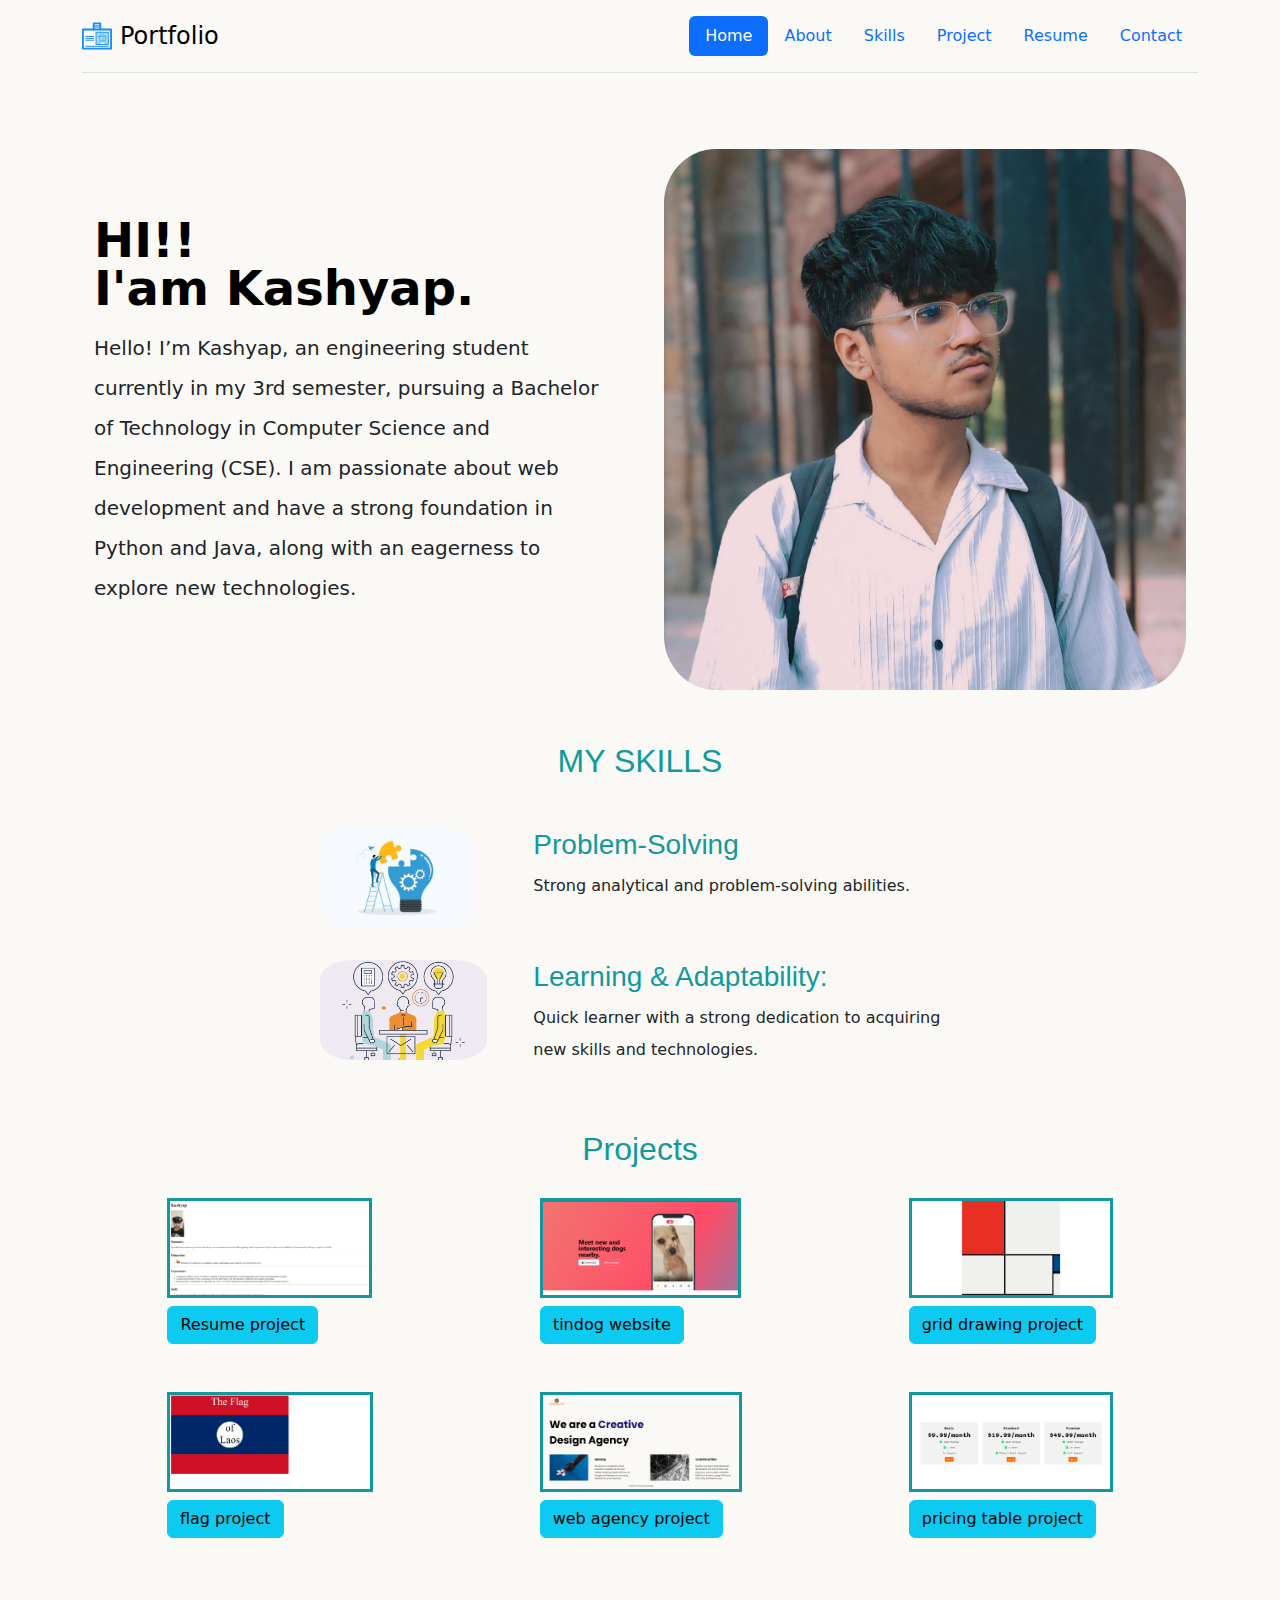
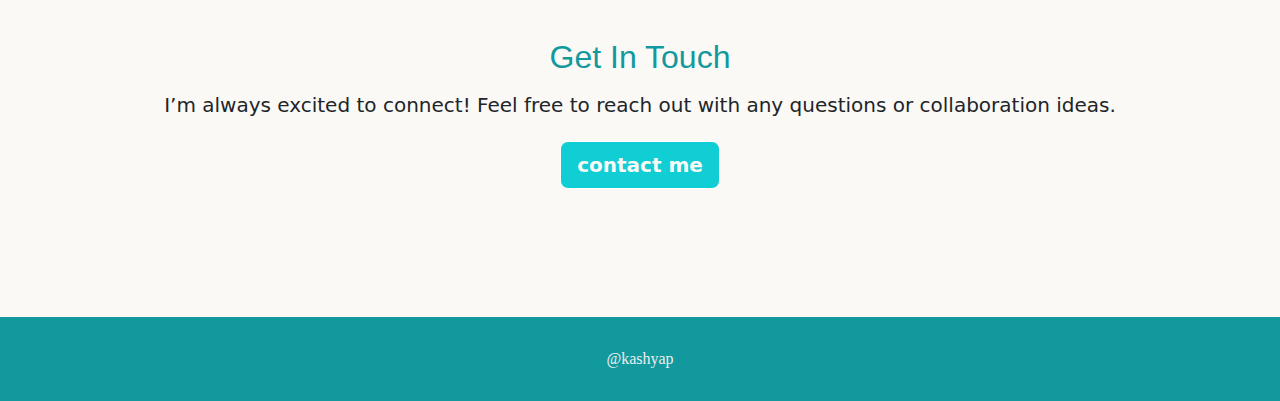
<file: index.html>
<!DOCTYPE html>
<html lang="en">
<head>
    <meta charset="UTF-8">
    <title>Portfolio</title>
    <link href="https://cdn.jsdelivr.net/npm/bootstrap@5.3.3/dist/css/bootstrap.min.css" rel="stylesheet" integrity="sha384-QWTKZyjpPEjISv5WaRU9OFeRpok6YctnYmDr5pNlyT2bRjXh0JMhjY6hW+ALEwIH" crossorigin="anonymous">
    <link rel="stylesheet" href="./style.css">
</head>
<body>
    <section id="nav">
        <div class="container background">
            <header class="d-flex flex-wrap justify-content-center py-3 mb-4 border-bottom">
              <a href="#" class="d-flex align-items-center mb-3 mb-md-0 me-md-auto link-body-emphasis text-decoration-none">
                <img class="me-2" src="./images/personal-badge-svgrepo-com.svg"  height="30" alt="Portfolio">
                <span class="fs-4 ">Portfolio</span>
              </a>
        
              <ul class="nav nav-pills">
                <li class="nav-item"><a href="#" class="nav-link active" aria-current="page">Home</a></li>
                <li class="nav-item"><a href="#About" class="nav-link">About</a></li>
                <li class="nav-item"><a href="#skills" class="nav-link ">Skills</a></li>
                <li class="nav-item"><a href="#project" class="nav-link ">Project</a></li>
                <li class="nav-item"><a href="https://kashyap-chadha.github.io/html-resume/" class="nav-link">Resume</a></li>
                <li class="nav-item"><a href="#contact" class="nav-link">Contact</a></li>
              </ul>
            </header>
          </div>
    </section>
    <section id="About">
        <div class="container col-xxl-8 px-4 py-1">
            <div class="row flex-lg-row-reverse align-items-center g-5 py-5">
              <div class="col-10 col-sm-8 col-lg-6 box">
                <img src="./images/WhatsApp Image 2024-09-06 at 00.46.27_67928db5.jpg" width="500" class="d-block mx-lg-auto img-fluid" alt="Bootstrap Themes" width="700" height="500" loading="lazy">
              </div>
              <div class="col-lg-6">
                <h1 class="display-5 fw-bold text-body-emphasis lh-1 mb-3">HI!!<br>I'am Kashyap.</h1>
                <p class="lead">Hello! I’m Kashyap, an engineering student currently in my 3rd semester, pursuing a Bachelor of Technology in Computer Science and Engineering (CSE). I am passionate about web development and have a strong foundation in Python and Java, along with an eagerness to explore new technologies.</p>
              </div>
            </div>
          </div>
    </section>
    <section id="skills">
        <h2 id="myskill">MY SKILLS</h2>
        <div class="skill mt-5">
            <div >
                <img class="skiimg" src="./images/What-are-Problem-Solving-Skills.jpg.webp" height="100" alt="problem Solving Skills image">
            </div>
            <div id="problemskill">
                <h3 id="skillist-problem">Problem-Solving</h3>
                <p>Strong analytical and problem-solving abilities.</p>
            </div>
            <div >
                <img class="skiimg-learning" src="./images/202102_Hess_Podcast@4x.png" height="100" alt="learning and adaptibilty skill image">
            </div>
            <div id="learningskill">
                <h3 id="skillist-learning">Learning & Adaptability:</h3>
                <p>Quick learner with a strong dedication to acquiring new skills and technologies.</p>
            </div>
        </div>
    </section>
    <section id="project">

    </section>
    <section id="project" class="mt-5">
      <div id="project-heading"><h2>Projects</h2></div>
          <div class="projects">
            <div class="flex-1">
              <div id="project1">
                <a href="https://kashyap-chadha.github.io/html-resume/">
                  <img class="mb-2" style="border: solid  #11999e;" src="./images/resume.png" height="100" alt=""><br>
                  <button type="button" class="btn btn-info">Resume project</button>
                </a>
              </div>
              <div id="project2">
                <a href="./11.3 TinDog Project/tindog.html">
                  <img class="mb-2" style="border: solid  #11999e;" src="./images/tindog.png" height="100" alt=""><br>
                  <button type="button" class="btn btn-info">tindog website</button>
                </a>
              </div>
              <div id="project3">
                <a href="./10.3 Mondrian Project/gridproject.html">
                  <img class="mb-2" style="border: solid  #11999e;" src="./images/grid-drawing.png" height="100" alt=""><br>
                  <button type="button" class="btn btn-info">grid drawing project</button>
                </a>
              </div>
            </div>
  
            <div class="flex-2 flex mt-5">
              <div id="project4">
                <a href="./7.3 CSS Flag Project/flagproject.html">
                  <img class="mb-2" style="border: solid  #11999e;" src="./images/flag.png" height="100" alt=""><br>
                  <button type="button" class="btn btn-info">flag project</button>
                </a>
              </div>
              <div id="project5">
                <a href="./8.4 Web Design Agency Project/webagency.html">
                  <img class="mb-2" style="border: solid  #11999e;" src="./images/web-agency.png" height="100" alt=""><br>
                  <button type="button" class="btn btn-info">web agency project</button>
                </a>
              </div>
              <div id="project6">
                <a href="./9.4+Flexbox+Pricing+Table+Project (1)/pricingtable.html">
                  <img class="mb-2" style="border: solid  #11999e;" src="./images/pricing-table.png" height="100" alt=""><br>
                  <button type="button" class="btn btn-info">pricing table project</button>
                </a>
              </div>
            </div>
          </div>
   
    </section>

    <section id="contact">
      <div class="px-3 contact">
        <h2 class="contactheading" style="color: #11999e;">Get In Touch</h2>
        <p class="lead">I’m always excited to connect! Feel free to reach out with any questions or collaboration ideas.</p>
        <p class="lead">
          <a href="./contact.html" class="btn btn-lg  fw-bold border-white bg-blue" style="color: #FAF9F6; background-color: #11cdd4;">contact me</a>
        </p>
      </div>

    </section>
    


    <script src="https://cdn.jsdelivr.net/npm/bootstrap@5.3.3/dist/js/bootstrap.bundle.min.js" integrity="sha384-YvpcrYf0tY3lHB60NNkmXc5s9fDVZLESaAA55NDzOxhy9GkcIdslK1eN7N6jIeHz" crossorigin="anonymous"></script>
</body>
<footer>
  <a id="footerr" href="https://kashyap-chadha.github.io/html-resume/">@kashyap</a>
</footer>
</html>
</file>
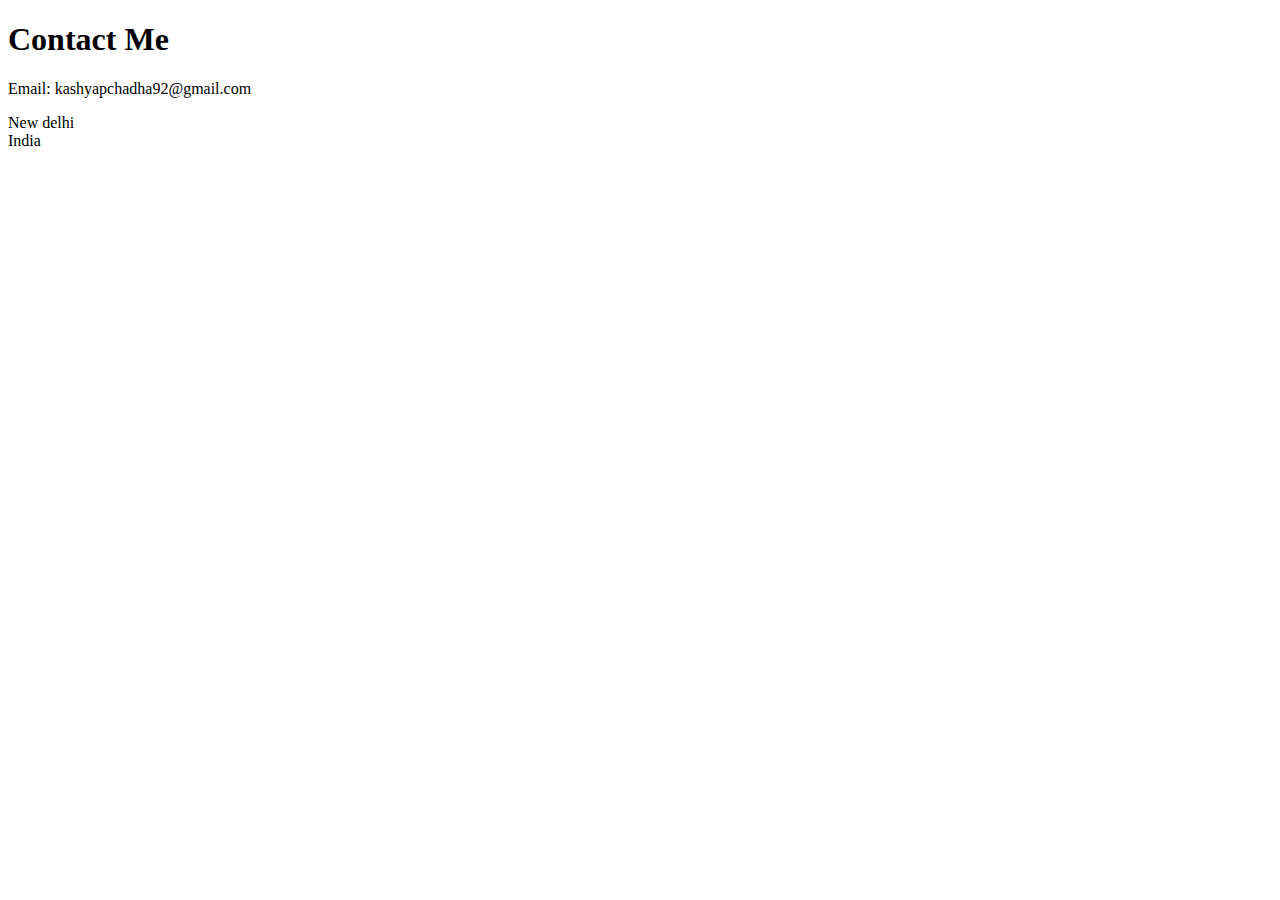
<file: contact.html>
<!DOCTYPE html>
<html lang="en">
<head>
    <meta charset="UTF-8">
    <title>Contact</title>
</head>
<body>
    <h1>Contact Me</h1>
    <p>Email: kashyapchadha92@gmail.com</p>
    <p>
    New delhi<br />
    India<br />
    </p>
</body>
</html>
</file>
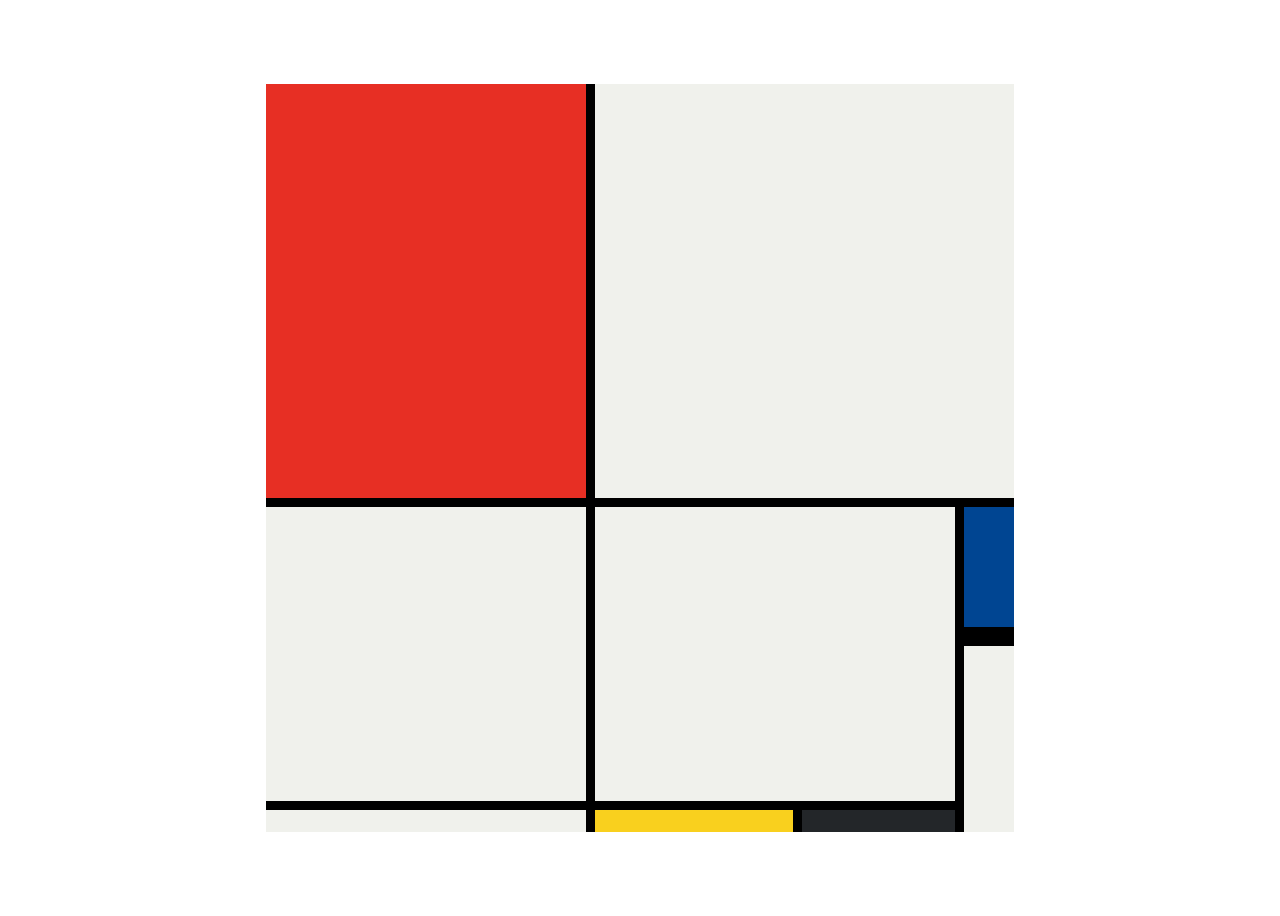
<file: 10.3 Mondrian Project/gridproject.html>
<!DOCTYPE html>
<html lang="en">

<head>
  <meta charset="UTF-8">
  <meta name="viewport" content="width=device-width, initial-scale=1.0">
  <title>Mondrian Project</title>
  <style>
    /* 
    Write your CSS here 
    Gap Colour: #000
    White: #F0F1EC
    Red: #E72F24
    Black: #232629
    Blue: #004592
    Yellow: #F9D01E

    For dimensions, see dimensions.png image.
    HINT: Remember you can't change the properties of grid lines.
    But grid lines are transparent!
    */
    .container{
      display: flex;
      justify-content: center;
      align-items: center;
      margin: 0;
      padding: 0;
      height: 100vh;
    }
    .gridss{
      height: 748px;
      width: 748px;
      display: grid;
      grid-template-columns: 320px 198px 153px 50px;
      grid-template-rows: 414px 130px 155px 22px;
      gap: 9px;
      background-color: #000;
    }
    .red{
      background-color: #E72F24;
    }
    .white1{
      grid-column: span 3;
    }
    .white2{
      grid-row: span 2;
    }
    .white3{
      grid-row: span 2;
      grid-column: span 2;
    }
    .white{
      background-color: #F0F1EC;
    }
    .blue{
      background-color: #004592;
      border-bottom: black solid 10px;
    }
    .white4{
      grid-row: span 2;
    }
    .yellow{
      background-color: #F9D01E;
    }
    .Black{
      background-color: #232629;
    }

  </style>
</head>

<body>
  <!-- Write your HTML here -->
   <div class="container">
      <div class="gridss">
        <div class="red"></div>
        <div class="white white1"></div>
        <div class="white white2"></div>
        <div class="white white3"></div>
        <div class="blue"></div>
        <div class="white white4"></div>
        <div class="white white5"></div>
        <div class="yellow"></div>
        <div class="Black"></div>
      </div>
   </div>
</body>

</html>
</file>
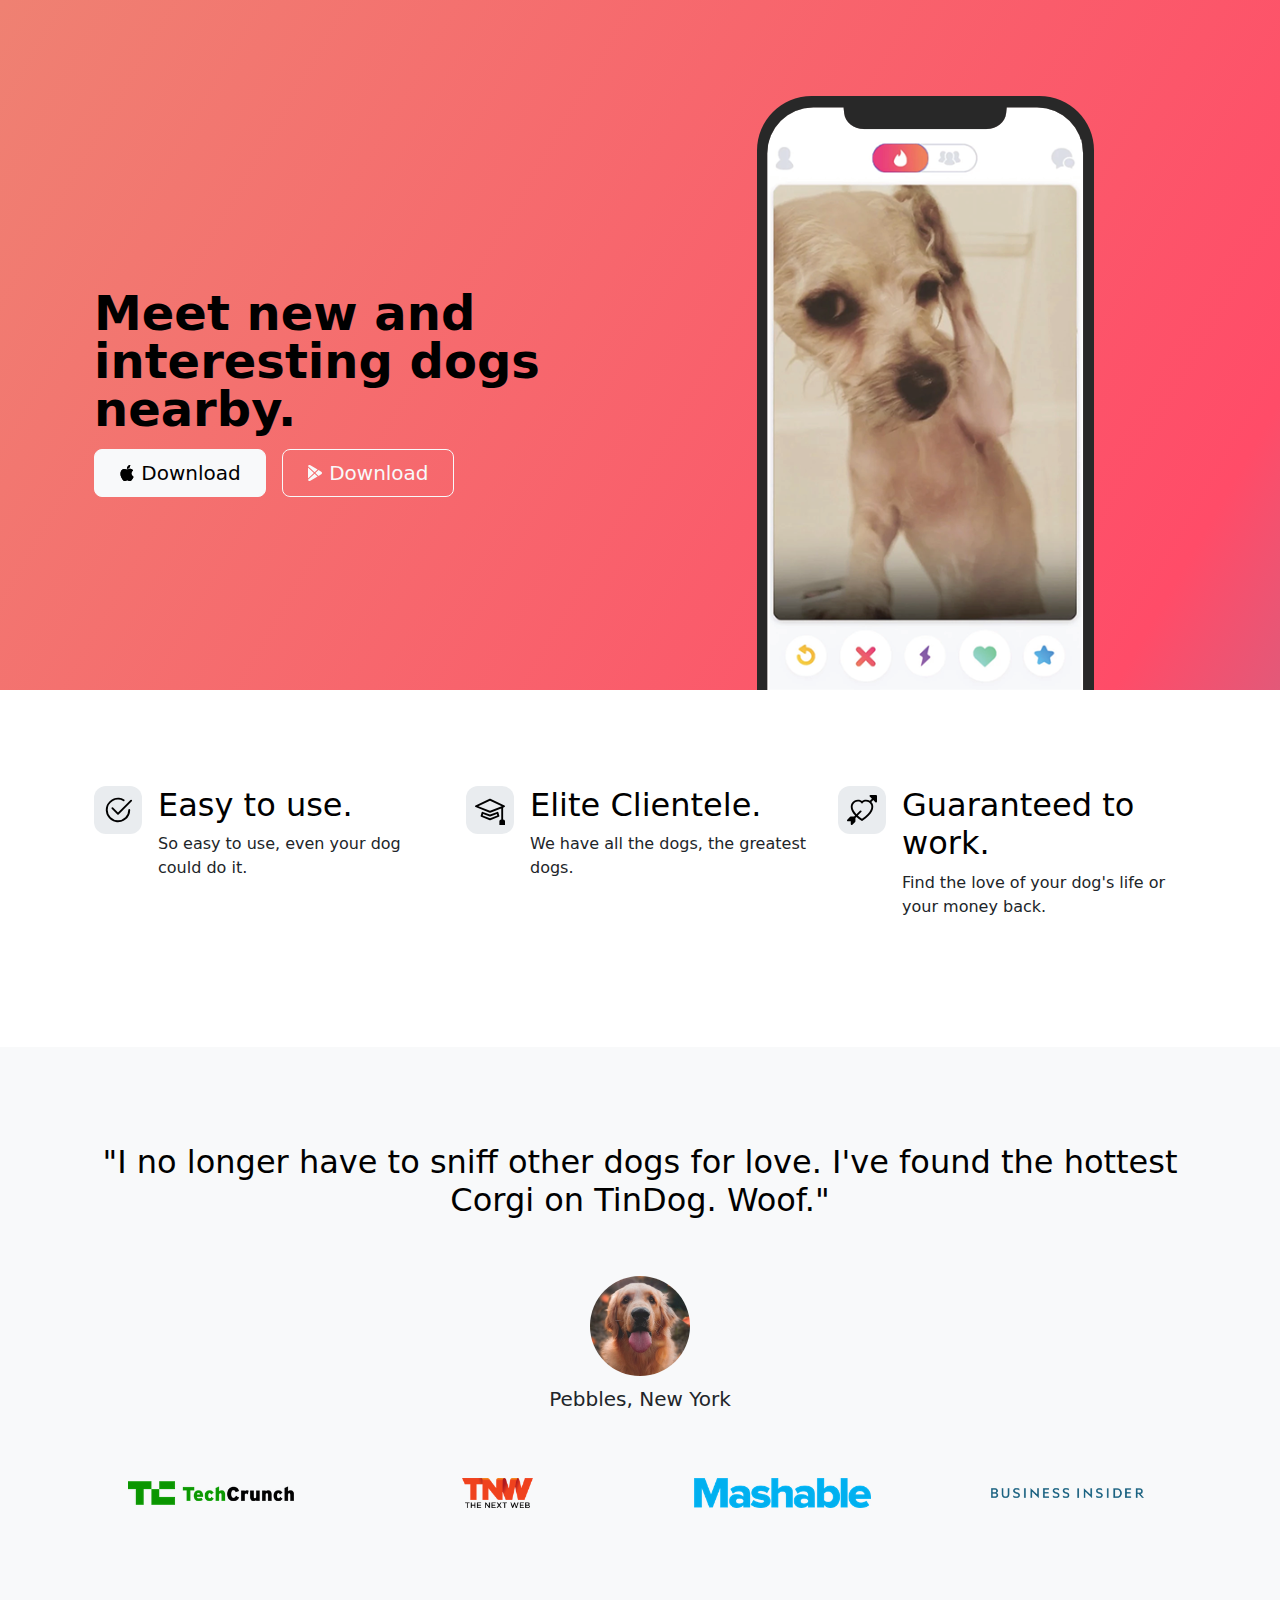
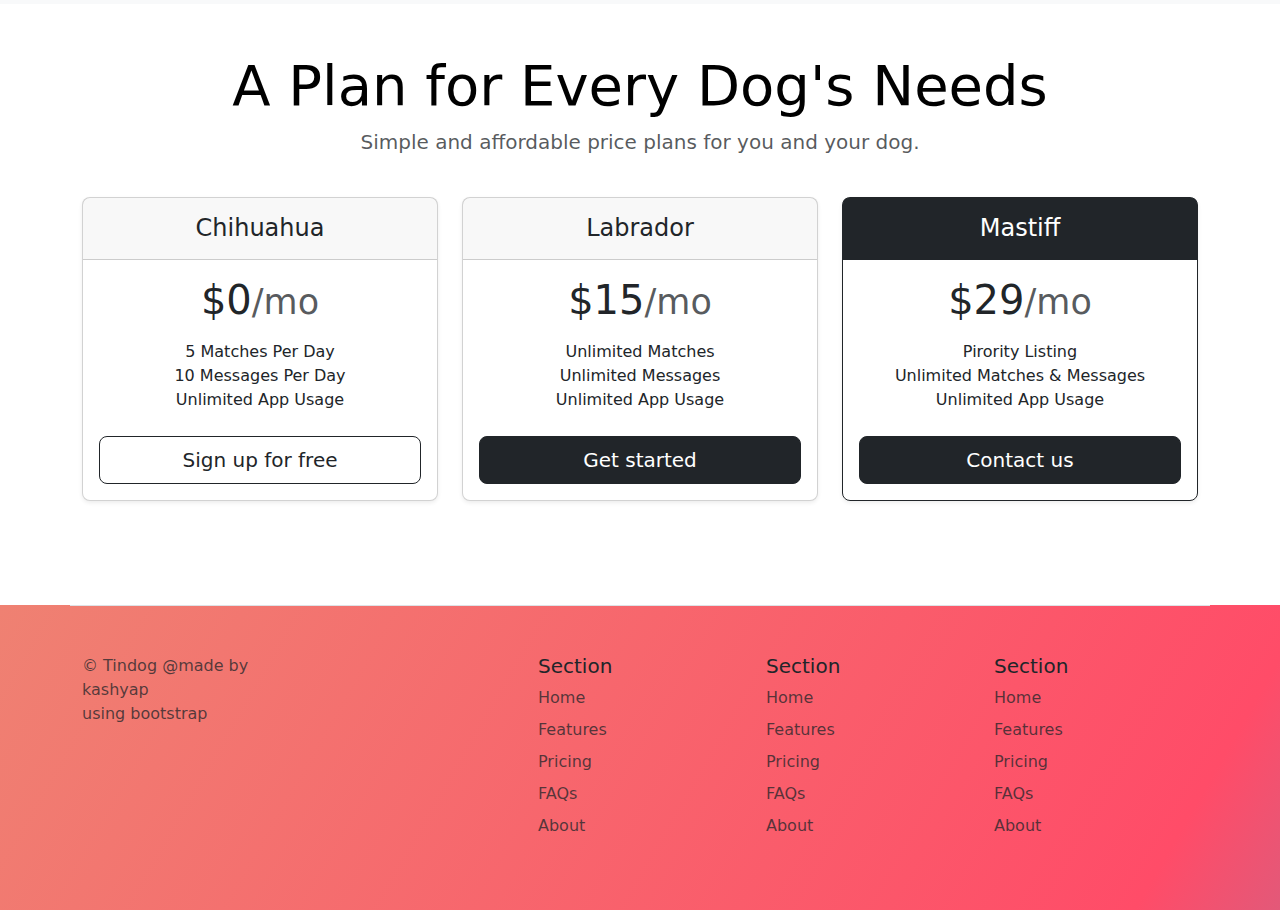
<file: 11.3 TinDog Project/tindog.html>
<!DOCTYPE html>
<html lang="en">

<head>
  <meta charset="UTF-8">
  <meta name="viewport" content="width=device-width, initial-scale=1.0">
  <title>TinDog</title>
  <link href="https://cdn.jsdelivr.net/npm/bootstrap@5.3.3/dist/css/bootstrap.min.css" rel="stylesheet" integrity="sha384-QWTKZyjpPEjISv5WaRU9OFeRpok6YctnYmDr5pNlyT2bRjXh0JMhjY6hW+ALEwIH" crossorigin="anonymous">
  <link rel="stylesheet" href="./css/style.css">

</head>

<body>

  <!-- Title -->
  <section id="title" class="gradient-background">
    <div class="container col-xxl-8 px-4 pt-5 ">
      <div class="row flex-lg-row-reverse align-items-center g-5 pt-5">
        <div class="col-10 col-sm-8 col-lg-6">
          <img src="./images/iphone.png" class="d-block mx-lg-auto img-fluid" alt="Bootstrap Themes"  height="200" loading="lazy">
        </div>
        <div class="col-lg-6">
          <h1 class="display-5 fw-bold text-body-emphasis lh-1 mb-3">Meet new and interesting dogs nearby.</h1>
          
          <div class="d-grid gap-2 d-md-flex justify-content-md-start">
            <button type="button" class="btn btn-light btn-lg px-4 me-md-2" fdprocessedid="02aszk"><svg xmlns="http://www.w3.org/2000/svg" width="16" height="16" fill="currentColor"
              class="bi bi-apple mb-1" viewBox="0 0 16 16">
            <path
                d="M11.182.008C11.148-.03 9.923.023 8.857 1.18c-1.066 1.156-.902 2.482-.878 2.516.024.034 1.52.087 2.475-1.258.955-1.345.762-2.391.728-2.43Zm3.314 11.733c-.048-.096-2.325-1.234-2.113-3.422.212-2.189 1.675-2.789 1.698-2.854.023-.065-.597-.79-1.254-1.157a3.692 3.692 0 0 0-1.563-.434c-.108-.003-.483-.095-1.254.116-.508.139-1.653.589-1.968.607-.316.018-1.256-.522-2.267-.665-.647-.125-1.333.131-1.824.328-.49.196-1.422.754-2.074 2.237-.652 1.482-.311 3.83-.067 4.56.244.729.625 1.924 1.273 2.796.576.984 1.34 1.667 1.659 1.899.319.232 1.219.386 1.843.067.502-.308 1.408-.485 1.766-.472.357.013 1.061.154 1.782.539.571.197 1.111.115 1.652-.105.541-.221 1.324-1.059 2.238-2.758.347-.79.505-1.217.473-1.282Z" />
            <path
                d="M11.182.008C11.148-.03 9.923.023 8.857 1.18c-1.066 1.156-.902 2.482-.878 2.516.024.034 1.52.087 2.475-1.258.955-1.345.762-2.391.728-2.43Zm3.314 11.733c-.048-.096-2.325-1.234-2.113-3.422.212-2.189 1.675-2.789 1.698-2.854.023-.065-.597-.79-1.254-1.157a3.692 3.692 0 0 0-1.563-.434c-.108-.003-.483-.095-1.254.116-.508.139-1.653.589-1.968.607-.316.018-1.256-.522-2.267-.665-.647-.125-1.333.131-1.824.328-.49.196-1.422.754-2.074 2.237-.652 1.482-.311 3.83-.067 4.56.244.729.625 1.924 1.273 2.796.576.984 1.34 1.667 1.659 1.899.319.232 1.219.386 1.843.067.502-.308 1.408-.485 1.766-.472.357.013 1.061.154 1.782.539.571.197 1.111.115 1.652-.105.541-.221 1.324-1.059 2.238-2.758.347-.79.505-1.217.473-1.282Z" />
            </svg> Download</button>
            <button type="button" class="btn btn-outline-light btn-lg px-4" fdprocessedid="7m5o58"><svg xmlns="http://www.w3.org/2000/svg" width="16" height="16" fill="currentColor"
              class="bi bi-google-play mb-1" viewBox="0 0 16 16">
            <path
                d="M14.222 9.374c1.037-.61 1.037-2.137 0-2.748L11.528 5.04 8.32 8l3.207 2.96 2.694-1.586Zm-3.595 2.116L7.583 8.68 1.03 14.73c.201 1.029 1.36 1.61 2.303 1.055l7.294-4.295ZM1 13.396V2.603L6.846 8 1 13.396ZM1.03 1.27l6.553 6.05 3.044-2.81L3.333.215C2.39-.341 1.231.24 1.03 1.27Z" />
            </svg> Download</button>
          </div>
        </div>
      </div>
    </div>

  </section>
  <!-- Features -->
  <section id="features">
    <div class="container px-4 py-5 " id="hanging-icons">
      
      <div class="row g-4 py-5 row-cols-1 row-cols-lg-3">
        <div class="col d-flex align-items-start">
          <div class="icon-square text-body-emphasis bg-body-secondary d-inline-flex align-items-center justify-content-center fs-4 flex-shrink-0 me-3">
            <svg xmlns="http://www.w3.org/2000/svg" height="30" fill="currentColor" class="bi bi-check2-circle"
                viewBox="0 0 16 16">
            <path
                  d="M2.5 8a5.5 5.5 0 0 1 8.25-4.764.5.5 0 0 0 .5-.866A6.5 6.5 0 1 0 14.5 8a.5.5 0 0 0-1 0 5.5 5.5 0 1 1-11 0z" />
            <path
                  d="M15.354 3.354a.5.5 0 0 0-.708-.708L8 9.293 5.354 6.646a.5.5 0 1 0-.708.708l3 3a.5.5 0 0 0 .708 0l7-7z" />
            </svg>
          </div>
          <div>
            <h3 class="fs-2 text-body-emphasis">Easy to use.</h3>
            <p>So easy to use, even your dog could do it.</p>
          </div>
        </div>
        <div class="col d-flex align-items-start">
          <div class="icon-square text-body-emphasis bg-body-secondary d-inline-flex align-items-center justify-content-center fs-4 flex-shrink-0 me-3">
            <svg xmlns="http://www.w3.org/2000/svg" height="30" fill="currentColor" class="bi bi-mortarboard" viewBox="0 0 16 16">
              <path d="M8.211 2.047a.5.5 0 0 0-.422 0l-7.5 3.5a.5.5 0 0 0 .025.917l7.5 3a.5.5 0 0 0 .372 0L14 7.14V13a1 1 0 0 0-1 1v2h3v-2a1 1 0 0 0-1-1V6.739l.686-.275a.5.5 0 0 0 .025-.917l-7.5-3.5ZM8 8.46 1.758 5.965 8 3.052l6.242 2.913L8 8.46Z"/>
              <path d="M4.176 9.032a.5.5 0 0 0-.656.327l-.5 1.7a.5.5 0 0 0 .294.605l4.5 1.8a.5.5 0 0 0 .372 0l4.5-1.8a.5.5 0 0 0 .294-.605l-.5-1.7a.5.5 0 0 0-.656-.327L8 10.466 4.176 9.032Zm-.068 1.873.22-.748 3.496 1.311a.5.5 0 0 0 .352 0l3.496-1.311.22.748L8 12.46l-3.892-1.556Z"/>
              </svg>
          </div>
          <div>
            <h3 class="fs-2 text-body-emphasis">Elite Clientele.</h3>
            <p>We have all the dogs, the greatest dogs.</p>            
          </div>
        </div>
        <div class="col d-flex align-items-start">
          <div class="icon-square text-body-emphasis bg-body-secondary d-inline-flex align-items-center justify-content-center fs-4 flex-shrink-0 me-3">
            <svg xmlns="http://www.w3.org/2000/svg" height="30" fill="currentColor" class="bi bi-arrow-through-heart"
              viewBox="0 0 16 16">
            <path fill-rule="evenodd"
                d="M2.854 15.854A.5.5 0 0 1 2 15.5V14H.5a.5.5 0 0 1-.354-.854l1.5-1.5A.5.5 0 0 1 2 11.5h1.793l.53-.53c-.771-.802-1.328-1.58-1.704-2.32-.798-1.575-.775-2.996-.213-4.092C3.426 2.565 6.18 1.809 8 3.233c1.25-.98 2.944-.928 4.212-.152L13.292 2 12.147.854A.5.5 0 0 1 12.5 0h3a.5.5 0 0 1 .5.5v3a.5.5 0 0 1-.854.354L14 2.707l-1.006 1.006c.236.248.44.531.6.845.562 1.096.585 2.517-.213 4.092-.793 1.563-2.395 3.288-5.105 5.08L8 13.912l-.276-.182a21.86 21.86 0 0 1-2.685-2.062l-.539.54V14a.5.5 0 0 1-.146.354l-1.5 1.5Zm2.893-4.894A20.419 20.419 0 0 0 8 12.71c2.456-1.666 3.827-3.207 4.489-4.512.679-1.34.607-2.42.215-3.185-.817-1.595-3.087-2.054-4.346-.761L8 4.62l-.358-.368c-1.259-1.293-3.53-.834-4.346.761-.392.766-.464 1.845.215 3.185.323.636.815 1.33 1.519 2.065l1.866-1.867a.5.5 0 1 1 .708.708L5.747 10.96Z" />
            </svg>
          </div>
          <div>
            <h3 class="fs-2 text-body-emphasis">Guaranteed to work.</h3>
            <p>Find the love of your dog's life or your money back.</p> 
          </div>
        </div>
      </div>
  </section>
  <!-- Testimonial -->
  <section id="testimonial">
    <div class="my-3">
      <div class="p-5 text-center bg-body-tertiary">
        <div class="container py-5">
          <h2 class="text-body-emphasis">"I no longer have to sniff other dogs for love. I've found the hottest Corgi on TinDog. Woof."</h1>
            <a href="#" ><img class="profile-img mt-5 mb-2" src="./images/dog-img.jpg"  alt=""></a>
          <p class="col-lg-8 mx-auto lead">
            Pebbles, New York
          </p>
          <div class="row pt-5">
            <div  class="col-xl-3 col-sm-12"><a href="#"><img src="./images/techcrunch.png" height="30" alt=""></a></div>
            <div  class="col-xl-3 col-sm-12"><a href="#"><img src="./images/tnw.png" height="30" alt=""></a></div>
            <div  class="col-xl-3 col-sm-12"><a href="#"><img src="./images/mashable.png" height="30" alt=""></a></div>
            <div  class="col-xl-3 col-sm-12"><a href="#"><img  src="./images/bizinsider.png" height="30" alt=""></a></div>
            
          </div>
        </div>
      </div>
    </div>

  </section>
  <!-- Pricing -->
  <section id="pricing">
    <div class="container py-3">
        <div class="pricing-header p-3 pb-md-4 mx-auto text-center">
          <h1 class="display-4 fw-normal text-body-emphasis">A Plan for Every Dog's Needs</h1>
          <p class="fs-5 text-body-secondary">Simple and affordable price plans for you and your dog.</p>
        </div>
      <main>
        <div class="row row-cols-1 row-cols-md-3 mb-3 text-center">
          <div class="col">
            <div class="card mb-4 rounded-3 shadow-sm">
              <div class="card-header py-3">
                <h4 class="my-0 fw-normal">Chihuahua</h4>
              </div>
              <div class="card-body">
                <h1 class="card-title pricing-card-title">$0<small class="text-body-secondary fw-light">/mo</small></h1>
                <ul class="list-unstyled mt-3 mb-4">
                  <li>5 Matches Per Day</li>
                  <li>10 Messages Per Day</li>
                  <li>Unlimited App Usage</li>
                </ul>
                <button type="button" class="w-100 btn btn-lg btn-outline-dark">Sign up for free</button>
              </div>
            </div>
          </div>
          <div class="col">
            <div class="card mb-4 rounded-3 shadow-sm">
              <div class="card-header py-3">
                <h4 class="my-0 fw-normal">Labrador</h4>
              </div>
              <div class="card-body">
                <h1 class="card-title pricing-card-title">$15<small class="text-body-secondary fw-light">/mo</small></h1>
                <ul class="list-unstyled mt-3 mb-4">
                  <li>Unlimited Matches</li>
                  <li>Unlimited Messages</li>
                  <li>Unlimited App Usage</li>
                </ul>
                <button type="button" class="w-100 btn btn-lg btn-dark">Get started</button>
              </div>
            </div>
          </div>
          <div class="col">
            <div class="card mb-4 rounded-3 shadow-sm border-dark">
              <div class="card-header py-3 text-bg-dark border-dark">
                <h4 class="my-0 fw-normal">Mastiff</h4>
              </div>
              <div class="card-body">
                <h1 class="card-title pricing-card-title">$29<small class="text-body-secondary fw-light">/mo</small></h1>
                <ul class="list-unstyled mt-3 mb-4">
                  <li>Pirority Listing</li>
                  <li>Unlimited Matches & Messages</li>
                  <li>Unlimited App Usage</li>
                </ul>
                <button type="button" class="w-100 btn btn-lg btn-dark">Contact us</button>
              </div>
            </div>
          </div>
        </div>
  </section>
  <!-- Footer -->
  <section id="footer" class="gradient-background">
    <div class="container ">
      <footer class="row row-cols-1 row-cols-sm-2 row-cols-md-5 py-5 mt-5 border-top">
        <div class="col mb-3">
          <p class="text-body-secondary">© Tindog @made by kashyap <br>using bootstrap</p>
        </div>
    
        <div class="col mb-3">
    
        </div>
    
        <div class="col mb-3">
          <h5>Section</h5>
          <ul class="nav flex-column">
            <li class="nav-item mb-2"><a href="#" class="nav-link p-0 text-body-secondary">Home</a></li>
            <li class="nav-item mb-2"><a href="#" class="nav-link p-0 text-body-secondary">Features</a></li>
            <li class="nav-item mb-2"><a href="#" class="nav-link p-0 text-body-secondary">Pricing</a></li>
            <li class="nav-item mb-2"><a href="#" class="nav-link p-0 text-body-secondary">FAQs</a></li>
            <li class="nav-item mb-2"><a href="#testimonial" class="nav-link p-0 text-body-secondary">About</a></li>
          </ul>
        </div>
    
        <div class="col mb-3">
          <h5>Section</h5>
          <ul class="nav flex-column">
            <li class="nav-item mb-2"><a href="#" class="nav-link p-0 text-body-secondary">Home</a></li>
            <li class="nav-item mb-2"><a href="#" class="nav-link p-0 text-body-secondary">Features</a></li>
            <li class="nav-item mb-2"><a href="#" class="nav-link p-0 text-body-secondary">Pricing</a></li>
            <li class="nav-item mb-2"><a href="#" class="nav-link p-0 text-body-secondary">FAQs</a></li>
            <li class="nav-item mb-2"><a href="#" class="nav-link p-0 text-body-secondary">About</a></li>
          </ul>
        </div>
    
        <div class="col mb-3">
          <h5>Section</h5>
          <ul class="nav flex-column">
            <li class="nav-item mb-2"><a href="#" class="nav-link p-0 text-body-secondary">Home</a></li>
            <li class="nav-item mb-2"><a href="#" class="nav-link p-0 text-body-secondary">Features</a></li>
            <li class="nav-item mb-2"><a href="#pricing" class="nav-link p-0 text-body-secondary">Pricing</a></li>
            <li class="nav-item mb-2"><a href="#" class="nav-link p-0 text-body-secondary">FAQs</a></li>
            <li class="nav-item mb-2"><a href="#testimonial" class="nav-link p-0 text-body-secondary">About</a></li>
          </ul>
        </div>
      </footer>
    </div>

  </section>
</body>

</html>
</file>
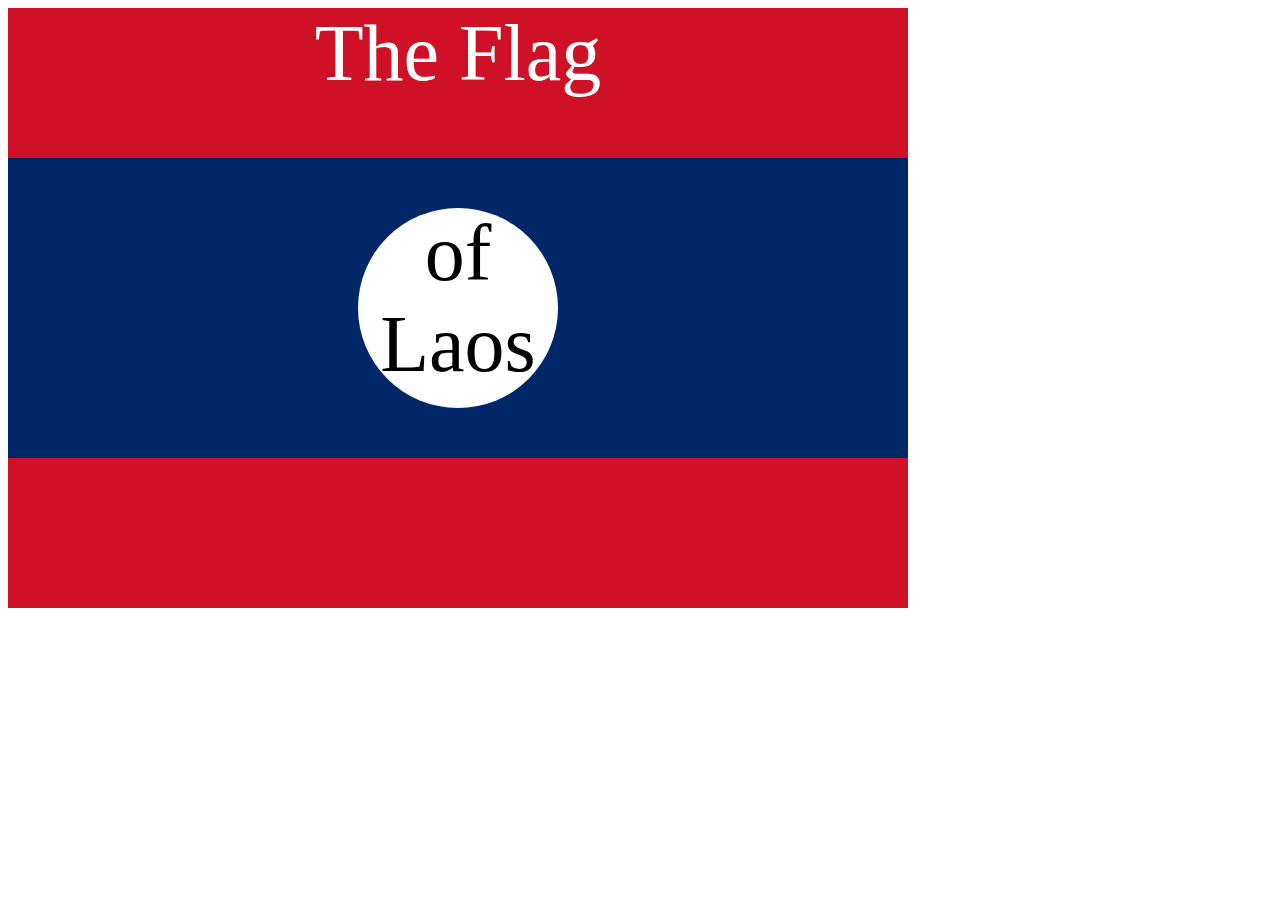
<file: 7.3 CSS Flag Project/flagproject.html>
<!DOCTYPE html>
<html lang="en">

<head>
  <meta charset="UTF-8">
  <title>CSS Flag Project</title>
  <style>
    /* Write your CSS Code here */
    .flag{
      background-color: rgb(206, 17, 38);
      height: 600px;
      width: 900px;
      position: relative;
    }
    
    
    .flag > div{
      background-color: rgb(0, 40, 104);
      width: 100%;
      height: 300px;
      position: absolute;
      top: 150px;
    }
    .flag >div div p{
      background-color: white;
      border-radius: 50%;
      width: 200px;
      height: 200px;
      position: absolute;
      left: 350px;
      top: 50px;
    }
    p{
      color: white;
      font-size: 5rem;
      text-align: center;
      position: relative;
      padding: 0;
      margin: 0;
    }
    .flag > div div p{
      color: black;
    }
    
    
  </style>
</head>

<!-- 
  IMPORTANT! Do not change any HTML
Don't add any classes/ids/elements 
Use what you know about combining selectors 
and CSS specificity instead.
Hint 1: The flag is 900px by 600px and the circle is 200px by 200px.
Hint 2: You can use CSS inspection to get the colors from
https://appbrewery.github.io/flag-of-laos/
-->

<body>
  <div class="flag">
    <p>The Flag</p>
    <div>
      <div>
        <p>of Laos</p>
      </div>
    </div>
  </div>
</body>

</html>
</file>
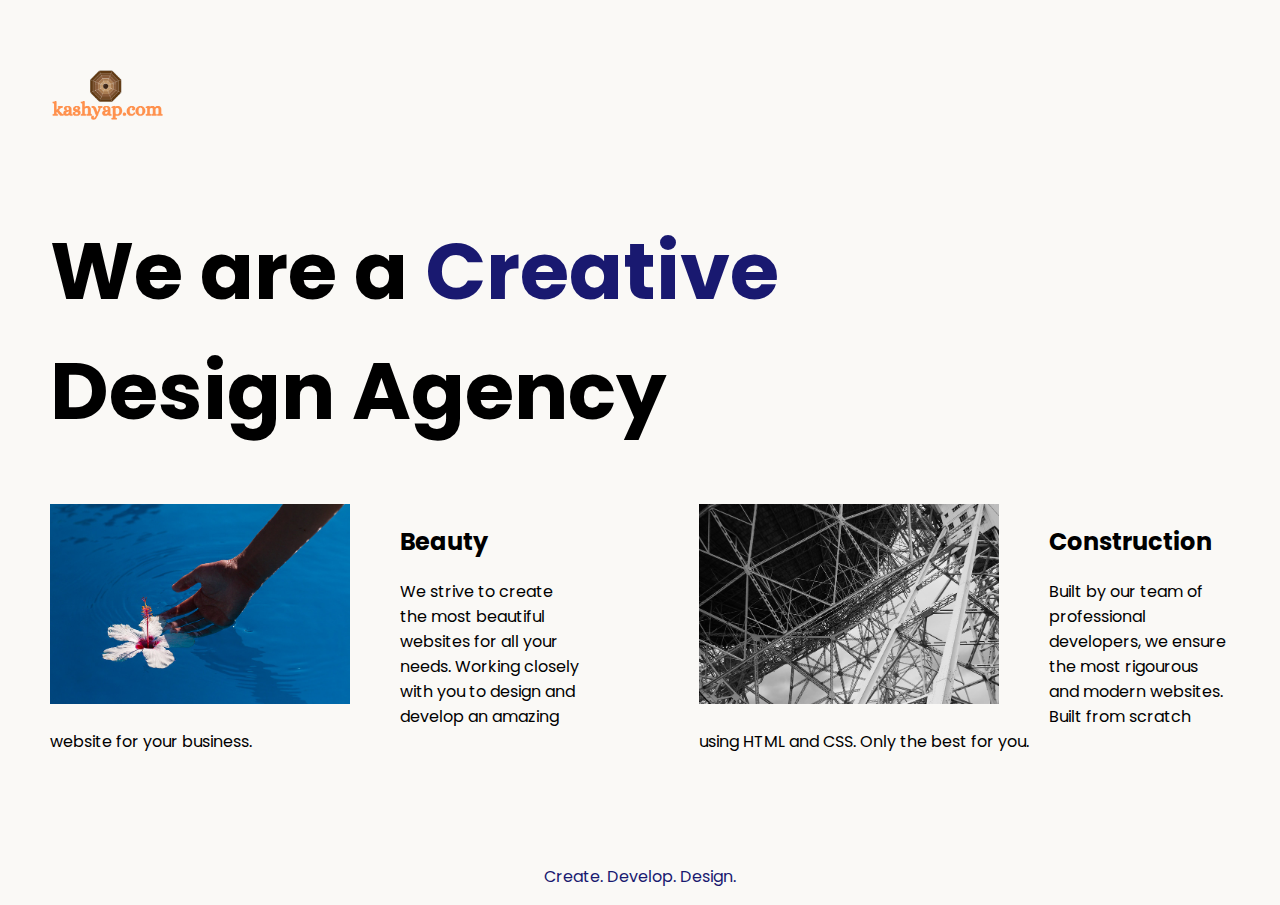
<file: 8.4 Web Design Agency Project/webagency.html>
<!DOCTYPE html>
<html lang="en">

<head>
  <meta charset="UTF-8">
  <meta name="viewport" content="width=device-width, initial-scale=1.0">
  <title>Agency</title>
  <link rel="stylesheet" href="./style.css">
  <link rel="preconnect" href="https://fonts.googleapis.com">
  <link rel="preconnect" href="https://fonts.gstatic.com" crossorigin>
  <link href="https://fonts.googleapis.com/css2?family=Poppins:wght@400;700&display=swap" rel="stylesheet">
</head>

<body>
  <div class="main">
    <img class="logo" src="./assets/images/Screenshot 2024-09-06 161553.png" height="100" alt="logo">
    <h1>We are a <span>Creative</span> <br> Design Agency</h1>
    <div class="left card"><img class="tile-image" src="./assets/images/beautiful.jpg" alt="hand and flower in water">
      <h2 class="card-title">Beauty</h2>
      <p class="card-text">We strive to create the most beautiful websites for all your needs. Working closely with you
        to
        design and
        develop an amazing website for your business.</p>
    </div>

    <div class="right card"><img class="tile-image" src="./assets/images/construction.jpg" alt="metal structure">
      <h2 class="card-title">Construction</h2>
      <p>Built by our team of professional developers, we ensure the most rigourous and modern websites. Built from
        scratch using HTML and CSS. Only the best for you.</p>
    </div>

  </div>
  <footer>
    <p>Create. Develop. Design.</p>
  </footer>
</body>

</html>
</file>
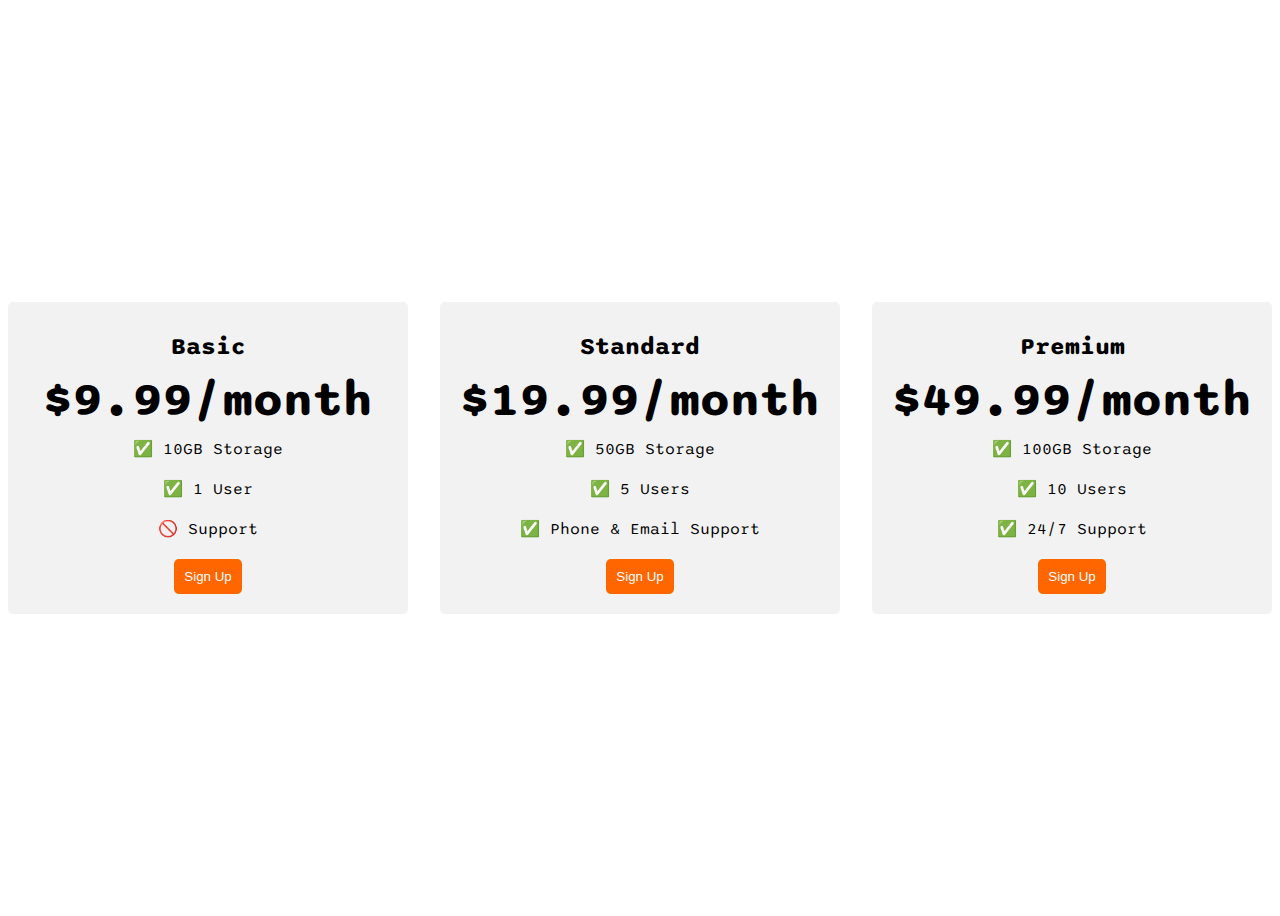
<file: 9.4+Flexbox+Pricing+Table+Project (1)/pricingtable.html>
<!DOCTYPE html>
<html>
  <head>
    <title>Flexbox Pricing Table</title>
    <link rel="preconnect" href="https://fonts.googleapis.com" />
    <link rel="preconnect" href="https://fonts.gstatic.com" crossorigin />
    <link
      href="https://fonts.googleapis.com/css2?family=Sono:wght@400;700&display=swap"
      rel="stylesheet"
    />
    <style>
      body {
        font-family: "Sono", sans-serif;
      }
      .pricing-container {
        display:flex;
        justify-content: center;
        align-items: center;
        height: 100vh;
        gap: 2rem;
      }
      .pricing-plan{
        flex:1;
        max-width: 400px;
        padding: 20px;
        background-color: #f2f2f2;
        text-align: center;
        border-radius: 5px;
      }
      .plan-title{
        text-align: center;
        font-size: 24px;
        font-weight: bold;
        margin: 10px;
      }
      .plan-button{
        background-color: #ff6600;
        border: 0px;
        color: white;
        border-radius: 5px;
        padding: 10px;
      }
      .plan-price{
        font-size: 48px;
        font-weight: bold;
        margin-bottom: 10px;      
      }
      .plan-features{
        list-style: none;
        margin: 0;
        padding: 0;

      }
      li{
        margin-bottom: 20px;
      }

     

      


      /* Hint: What can you do with a media query and flexbox? */
      @media (max-width: 1250px) {
        .pricing-container{
          flex-direction: column;
          height: 100%;
        }
      }
    </style>
  </head>

  <body>
    <div class="pricing-container">
      <div class="pricing-plan">
        <div class="plan-title">Basic</div>
        <div class="plan-price">$9.99/month</div>
        <ul class="plan-features">
          <li>✅ 10GB Storage</li>
          <li>✅ 1 User</li>
          <li>🚫 Support</li>
        </ul>
        <button class="plan-button">Sign Up</button>
      </div>
      <div class="pricing-plan">
        <div class="plan-title">Standard</div>
        <div class="plan-price">$19.99/month</div>
        <ul class="plan-features">
          <li>✅ 50GB Storage</li>
          <li>✅ 5 Users</li>
          <li>✅ Phone &amp; Email Support</li>
        </ul>
        <button class="plan-button">Sign Up</button>
      </div>
      <div class="pricing-plan">
        <div class="plan-title">Premium</div>
        <div class="plan-price">$49.99/month</div>
        <ul class="plan-features">
          <li>✅ 100GB Storage</li>
          <li>✅ 10 Users</li>
          <li>✅ 24/7 Support</li>
        </ul>
        <button class="plan-button">Sign Up</button>
      </div>
    </div>
  </body>
</html>
</file>
<file: style.css>
body{
    background-color:  #FAF9F6;
}
#nav{
    background-color:  #FAF9F6;
}
#About{
    background-color:  #FAF9F6;
}
#skills{
    background-color:  #FAF9F6;
}
#project{
    background-color:  #FAF9F6;
}
.background{
    background-color: #FAF9F6;
}
.box{
    height: 300;
    width: 300;
    background-color: #FAF9F6;
    overflow: hidden;
}
.box img{
    height: 100%;
    width: 100%;
    border-radius: 10%;
    transition: all ease 1s;

}
.box:hover img{
    scale: 1.2;
}

.skill{

    width: 50%;
    display: grid;
    grid-template-columns: 0.5fr 1fr;
    grid-template-rows: repeat(1 ,1fr);
    margin-left: 25%;
    row-gap: 2rem;
}
#skillist-learning{
    color: #11999e;
    font-family: "Montserrat", sans-serif;
}
#skillist-problem{
    font-family: "Montserrat", sans-serif;
    color: #11999e;
}
#myskill{
    text-align: center;
    font-family: "Montserrat", sans-serif;
    color: #11999e;
}
p{
    line-height: 2;
}
.skiimg{
    border-radius: 20%;
}
.skiimg-learning{
    border-radius: 20%;
}
#project-heading{
    text-align: center;
    margin-bottom: 30px;
    font-family: "Montserrat", sans-serif;
    color: #11999e;
}
@keyframes appear {
    from {
        opacity: 0;
        transform: scale(0.5) translateX(-100px);
    }
    to {
        opacity: 1;
        transform: scale(1) translateX(0px);
    }
}

.projects {
    animation: appear ease forwards;
    animation-timeline: view();
    animation-range: entry 0% cover 30%;
}

.flex-1, .flex-2 {
    display: flex;
    justify-content: space-evenly;
}
.contact{
    text-align: center;
}
.contactheading{
    font-family: "Montserrat", sans-serif;
    padding-top: 100px;
}
footer {
    padding: 30px;
    background-color: #11999e;
    margin-top: 10%;
    text-align: center;
}
#footerr{
    text-decoration: none;
    color: #EEEEEE;
    text-align: center;
    font-family: 'Indie Flower', cursive;
}
</file>
<file: 11.3 TinDog Project/css/style.css>
.gradient-background {
  background: linear-gradient(300deg, #00bfff, #ff4c68, #ef8172);
  background-size: 180% 180%;
  animation: gradient-animation 18s ease infinite;
}

@keyframes gradient-animation {
  0% {
    background-position: 0% 50%;
  }
  50% {
    background-position: 100% 50%;
  }
  100% {
    background-position: 0% 50%;
  }
}

.icon-square {
  width: 3rem;
  height: 3rem;
  border-radius: 0.75rem;
}

.profile-img {
  height: 100px;
  border-radius: 50%;
}
</file>
<file: 8.4 Web Design Agency Project/style.css>
body {
  font-family: "Poppins", sans-serif;
  margin: 50px 50px 0 50px;
  background-color: #faf9f6;
  display: flex;
  flex-direction: column;
  min-height: 95vh;
}
.main {
  flex: 1;
}

h1 {
  font-size: 5rem;
  
}
span{
  color: midnightblue;
}

footer {
  text-align: right;
  color: midnightblue;
}
.left{
  float: left;

  
}
.right{
  float: right;
}
.tile-image{
  height: 200px;
  float: left;
  margin-right: 50px;
}
.card{
  width: 45%;
}
footer{
  text-align: center;
  color: midnightblue;
}
@media (min-width: 319px) and (max-width:680px){
  .left{
    display: block;
    float: none;
  }
  .right{
    display: block;
    float: none;
  }
  h1{
    font-size: 3.5rem;
    text-align: center;
  }
  .tile-image{
    object-fit: cover;
    display: inline;
    width: 100%;
    margin-bottom: 10px;
  }
  .card{
    width: 100%;
    display: block;
    text-align: justify;
    margin-bottom: 30px;
  }
  .logo{
   width: 100px;
    
  }
}
</file>
